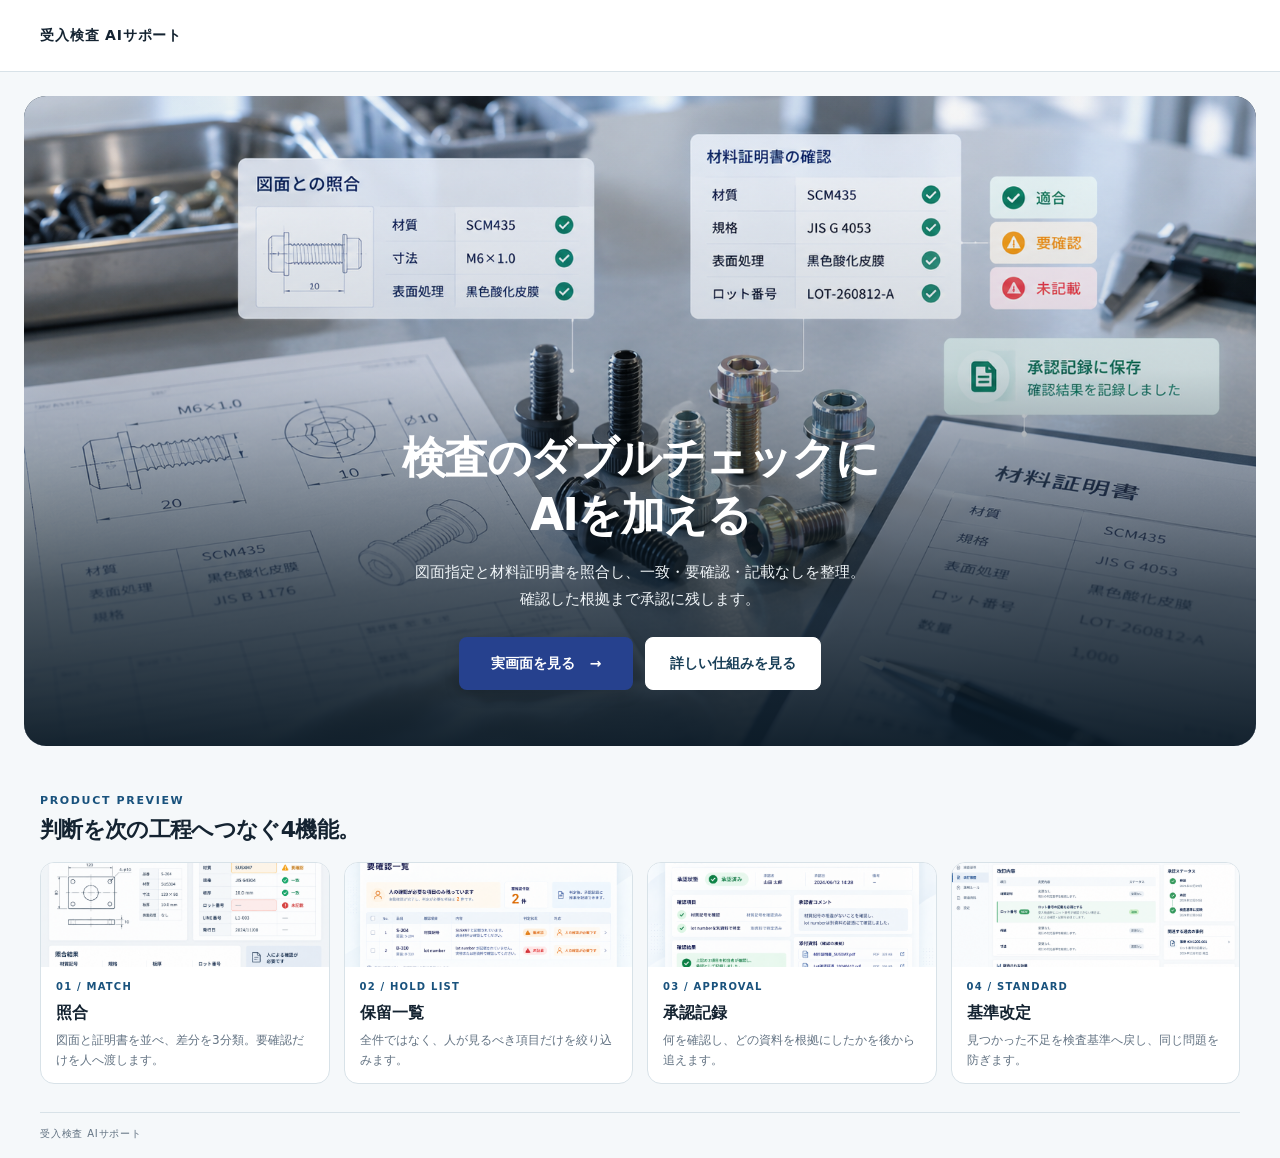
<file: index.html>
<!doctype html>
<html lang="ja">
<head>
  <meta charset="UTF-8">
  <meta name="viewport" content="width=device-width,initial-scale=1">
  <meta name="color-scheme" content="light">
  <title>受入検査 AIサポート</title>
  <meta name="description" content="図面と材料証明書を照合し、確認根拠を承認に残す受入検査デモ">
  <link rel="stylesheet" href="styles.css">
  <link rel="stylesheet" href="hero.css">
  <link rel="stylesheet" href="src/demo-intro/intro.css">
  <script>
    if (new URLSearchParams(location.search).get('embed') === 'intro') {
      document.documentElement.classList.add('ap-embed-intro');
      if (new URLSearchParams(location.search).get('view') === 'stage') {
        document.documentElement.classList.add('ap-embed-stage');
      }
    }
  </script>
</head>
<body class="landing">
<header class="topbar"><a class="brand" href="index.html"><b>受入検査 AIサポート</b></a></header>
<main>
  <section class="hero hero-centered section-wrap" aria-labelledby="hero-title">
    <div class="hero-copy">
      <h1 id="hero-title">検査のダブルチェックに<br><em>AIを加える</em></h1>
      <p class="hero-lead">図面指定と材料証明書を照合し、一致・要確認・記載なしを整理。<br>確認した根拠まで承認に残します。</p>
      <div class="hero-actions">
        <a class="btn btn-primary" href="screens.html?screen=match">実画面を見る <span aria-hidden="true">→</span></a>
        <a class="btn btn-secondary" href="story-mode.html">詳しい仕組みを見る</a>
      </div>
    </div>
    <figure class="hero-main-visual"><img src="images/hero.png" width="1672" height="941" fetchpriority="high" alt="届いた金属部品を図面と材料証明書で照合し、確認結果を承認記録に残す受入検査の現場"></figure>
  </section>
  <section class="preview section-wrap" id="product-screens">
    <div class="section-intro"><div><p class="eyebrow">PRODUCT PREVIEW</p><h2>判断を次の工程へつなぐ4機能。</h2></div></div>
    <div class="feature-grid">
      <a class="feature-card" href="screens.html?screen=match">
        <div class="feature-thumb thumb-match"><span class="mini-label">DRAWING</span><span class="mini-label cert">CERTIFICATE</span><b>要確認 2</b><i>↔</i></div>
        <div class="feature-copy"><p class="feature-num">01 / MATCH</p><h3>照合</h3><p>図面と証明書を並べ、差分を3分類。要確認だけを人へ渡します。</p></div>
      </a>
      <a class="feature-card" href="screens.html?screen=hold">
        <div class="feature-thumb thumb-hold"><div class="mini-row"><b>材質記号</b><span>要確認</span></div><div class="mini-row"><b>ロット番号</b><span>記載なし</span></div><strong>判断待ち 2件</strong></div>
        <div class="feature-copy"><p class="feature-num">02 / HOLD LIST</p><h3>保留一覧</h3><p>全件ではなく、人が見るべき項目だけを絞り込みます。</p></div>
      </a>
      <a class="feature-card" href="screens.html?screen=approval">
        <div class="feature-thumb thumb-approval"><span class="approval-check">✓</span><b>承認済み</b><small>確認者：山本</small><span class="approval-line"></span></div>
        <div class="feature-copy"><p class="feature-num">03 / APPROVAL</p><h3>承認記録</h3><p>何を確認し、どの資料を根拠にしたかを後から追えます。</p></div>
      </a>
      <a class="feature-card" href="screens.html?screen=standard">
        <div class="feature-thumb thumb-standard"><div class="version">v2.1</div><b>ロット番号を必須化</b><span>適用日 2024/09/01</span><i>✓ 承認済み</i></div>
        <div class="feature-copy"><p class="feature-num">04 / STANDARD</p><h3>基準改定</h3><p>見つかった不足を検査基準へ戻し、同じ問題を防ぎます。</p></div>
      </a>
    </div>
  </section>
</main>
<footer class="footer section-wrap"><span>受入検査 AIサポート</span></footer>
<script>
(() => {
  const params = new URLSearchParams(location.search);
  if (params.get('start') === 'screens') {
    const from = params.get('from');
    const next = new URL('screens.html', location.href);
    next.searchParams.set('screen', 'match');
    if (from) next.searchParams.set('from', from);
    location.replace(next);
  }
})();
</script>
<script src="preview.js"></script>
<script type="module">
  if (document.documentElement.classList.contains('ap-embed-intro')) {
    const stage = document.documentElement.classList.contains('ap-embed-stage');
    document.body.className = stage ? 'ap-embed-intro ap-embed-stage' : 'ap-embed-intro';
    document.body.replaceChildren();
    const host = document.createElement('div');
    host.id = 'ap-intro-root';
    document.body.append(host);
    const { mountIntro } = await import('./src/demo-intro/intro.js');
    mountIntro(host);
  }
</script>
</body>
</html>
</file>
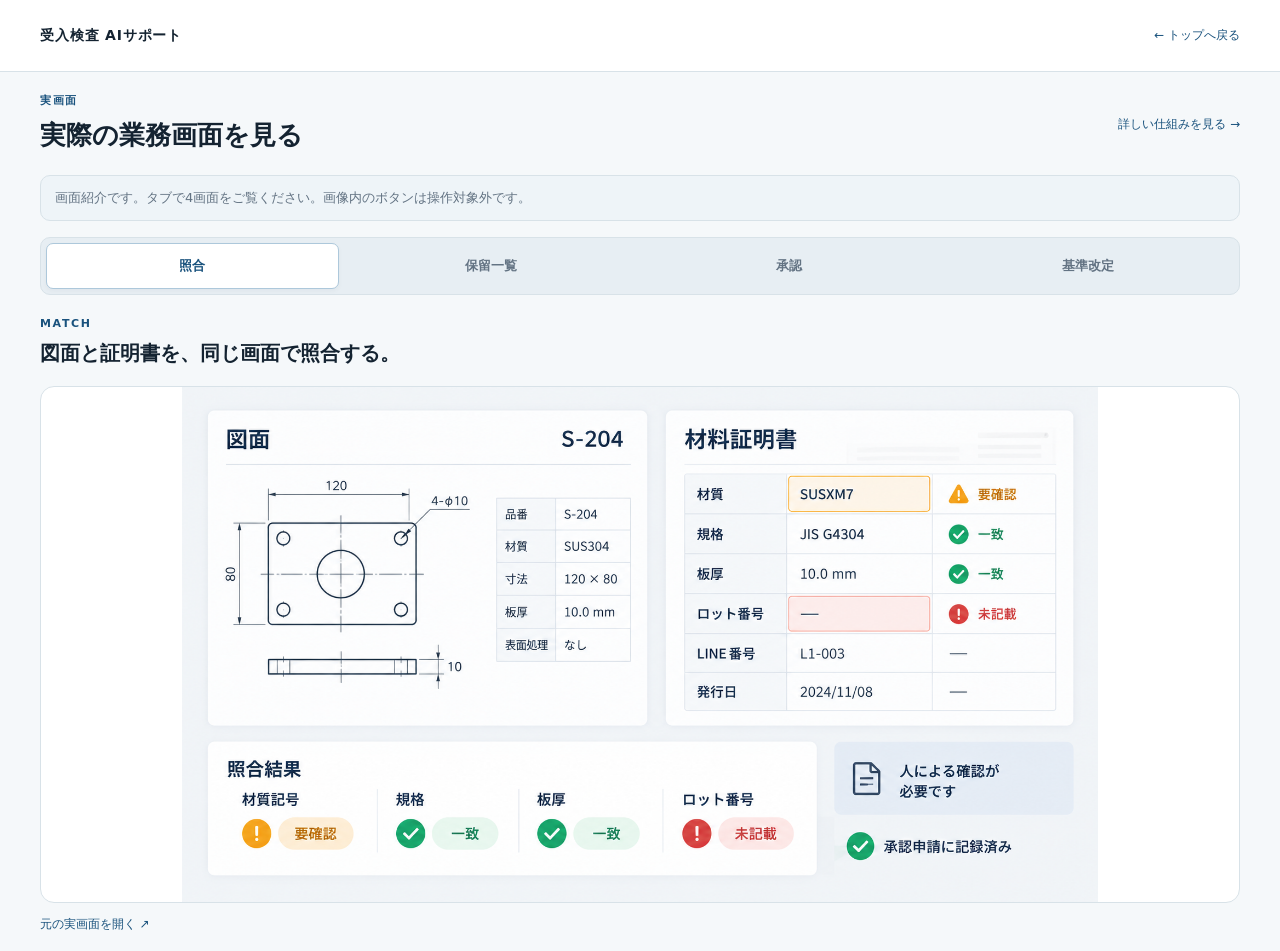
<file: screens.html>
<!doctype html>
<html lang="ja">
<head>
  <meta charset="UTF-8">
  <meta name="viewport" content="width=device-width,initial-scale=1">
  <meta name="color-scheme" content="light">
  <title>実画面を見る</title>
  <link rel="stylesheet" href="styles.css">
  <link rel="stylesheet" href="screens.css">
</head>
<body class="destination screen-viewer">
  <header class="topbar">
    <a class="brand" href="index.html"><b>受入検査 AIサポート</b></a>
    <div class="topbar-actions">
      <a class="return-link" id="selection-return" href="#" hidden>← 紹介へ</a>
      <a class="return-link" href="index.html">← トップへ戻る</a>
    </div>
  </header>
  <main class="section-wrap destination-main">
    <div class="destination-heading">
      <div>
        <p class="eyebrow">実画面</p>
        <h1>実際の業務画面を見る</h1>
      </div>
      <a class="return-link" href="story-mode.html">詳しい仕組みを見る →</a>
    </div>
    <p class="demo-banner" role="note">画面紹介です。タブで4画面をご覧ください。画像内のボタンは操作対象外です。</p>
    <div class="screen-tabs" role="tablist" aria-label="実画面">
      <button type="button" role="tab" id="tab-match" data-screen="match" aria-controls="screen-detail" aria-selected="true">照合</button>
      <button type="button" role="tab" id="tab-hold" data-screen="hold" aria-controls="screen-detail" aria-selected="false" tabindex="-1">保留一覧</button>
      <button type="button" role="tab" id="tab-approval" data-screen="approval" aria-controls="screen-detail" aria-selected="false" tabindex="-1">承認</button>
      <button type="button" role="tab" id="tab-standard" data-screen="standard" aria-controls="screen-detail" aria-selected="false" tabindex="-1">基準改定</button>
    </div>
    <section id="screen-detail" role="tabpanel" aria-labelledby="tab-match" tabindex="0">
      <div class="detail-head"><div><p class="eyebrow" id="detail-kicker">MATCH</p><h2 id="detail-title">図面と証明書を、同じ画面で照合する。</h2></div></div>
      <div class="detail-shell" id="detail-content"></div>
      <a class="return-link source-screen" id="source-screen" href="images/01.png" target="_blank" rel="noopener">元の実画面を開く ↗</a>
    </section>
  </main>
  <script type="module" src="app.js"></script>
</body>
</html>
</file>
<file: styles.css>
:root{--bg:#f5f8fa;--surface:#fff;--surface2:#edf3f7;--ink:#142331;--muted:#637383;--line:#d8e2e8;--blue:#19527d;--blue-soft:#e5f0f7;--green:#16856d;--green-soft:#e5f4ef;--amber:#b56a28;--amber-soft:#fff1e4;--gray:#7d8790;--gray-soft:#eef0f2;--r:14px}*{box-sizing:border-box}html{scroll-behavior:auto}body{margin:0;background:var(--bg);color:var(--ink);font-family:"Noto Sans JP","Yu Gothic",system-ui,sans-serif;line-height:1.65}button,a{font:inherit}button{cursor:pointer}.section-wrap{width:min(1200px,calc(100% - 64px));margin:auto}.topbar{height:72px;background:#fff;border-bottom:1px solid var(--line);display:flex;align-items:center;justify-content:space-between;padding:0 max(32px,calc((100% - 1200px)/2));position:sticky;top:0;z-index:5}.brand{display:flex;align-items:center;gap:11px;color:var(--ink);text-decoration:none}.brand-mark{width:34px;height:34px;display:grid;place-items:center;border:1px solid #a9c8df;border-radius:9px;background:#edf6fb;color:var(--blue);font-weight:700}.brand b,.brand small{display:block}.brand b{font-size:14px;letter-spacing:.06em}.brand small{font-size:10px;color:var(--muted);letter-spacing:.1em}.topbar-meta{display:flex;gap:18px;font-size:12px;color:var(--muted)}.demo-pill{padding:5px 9px;border:1px solid var(--line);border-radius:6px;font-size:10px;letter-spacing:.1em}.hero{display:grid;grid-template-columns:1fr 1.02fr;gap:80px;align-items:center;padding-top:86px;padding-bottom:78px}.eyebrow{margin:0 0 13px;color:var(--blue);font-size:11px;letter-spacing:.15em;font-weight:700}.hero h1{font-size:clamp(32px,4vw,52px);line-height:1.3;letter-spacing:-.045em;margin:0 0 22px}.hero h1 em{font-style:normal;color:var(--green)}.hero-lead{font-size:16px;color:var(--muted);margin:0 0 30px}.hero-actions{display:flex;gap:10px;flex-wrap:wrap}.btn{border:1px solid transparent;border-radius:8px;padding:12px 19px;display:inline-flex;align-items:center;justify-content:center;gap:15px;text-decoration:none;font-size:13px;font-weight:700;transition:.2s}.btn-primary{background:var(--blue);color:#fff}.btn-primary:hover{background:#113f60}.btn-secondary{background:#fff;color:var(--blue);border-color:#b8cfdf}.btn-secondary:hover{background:var(--blue-soft)}.hero-note{font-size:11px;color:var(--muted);margin:22px 0 0}.status-dot{display:inline-block;width:7px;height:7px;border-radius:50%;background:var(--amber);margin-right:6px}.compare-visual{background:#fff;border:1px solid var(--line);border-radius:var(--r);box-shadow:0 18px 50px #2c4c6217;overflow:hidden}.visual-head,.visual-foot{display:flex;align-items:center;justify-content:space-between;padding:14px 18px;font-size:11px;color:var(--muted);border-bottom:1px solid var(--line)}.visual-head strong{color:var(--amber)}.visual-body{display:grid;grid-template-columns:1fr 36px 1fr;gap:10px;align-items:center;padding:20px}.doc-card{border:1px solid var(--line);border-radius:10px;background:#fbfdfe;padding:13px;min-height:235px}.doc-top{display:flex;justify-content:space-between;font-size:9px;letter-spacing:.1em;color:var(--muted);border-bottom:1px solid var(--line);padding-bottom:9px}.doc-top b{font-size:10px;color:var(--ink);letter-spacing:0}.sketch{height:108px;background:#f1f5f7;position:relative;margin:14px 0;border-radius:5px;display:grid;place-items:center}.sketch-shape{width:100px;height:50px;border:2px solid #7892a3;border-radius:5px;transform:skew(-16deg)}.sketch-shape:after{content:"";display:block;width:25px;height:25px;border:2px solid #7892a3;border-radius:50%;margin:10px auto}.sketch i{font-size:8px;font-style:normal;color:var(--blue);position:absolute}.sketch i:first-of-type{right:18px;top:21px}.sketch i:last-of-type{left:18px;bottom:18px}.doc-card dl{margin:0;font-size:11px}.doc-card dl div{display:flex;justify-content:space-between;padding:5px 0}.doc-card dt{color:var(--muted)}.doc-card dd{margin:0;font-weight:700}.cert-lines{display:grid;gap:7px;padding:17px 6px 14px}.cert-lines span{height:5px;background:#dce6eb;border-radius:5px}.cert-lines .short{width:60%}.match-arrow{text-align:center;color:var(--blue)}.match-arrow span{display:block;font-size:9px;writing-mode:vertical-rl;margin:auto auto 7px}.match-arrow b{font-size:22px;font-weight:400}.warn{color:var(--amber)!important}.warn small{font-size:9px;background:var(--amber-soft);padding:2px 4px;border-radius:3px;margin-left:3px}.ok{color:var(--green)!important}.missing{color:var(--gray)!important}.visual-foot{border-top:1px solid var(--line);border-bottom:0;justify-content:flex-start;gap:13px;flex-wrap:wrap}.legend{font-size:10px}.warn-key{color:var(--amber)}.ok-key{color:var(--green)}.missing-key{color:var(--gray)}.record-chip{margin-left:auto;background:var(--green-soft);color:var(--green);padding:4px 8px;border-radius:5px;font-size:10px;font-weight:700}.preview{padding:28px 0 90px}.section-intro{display:flex;justify-content:space-between;align-items:end;gap:30px;margin-bottom:25px}.section-intro h2,.story-link h2{font-size:27px;line-height:1.4;letter-spacing:-.03em;margin:0}.section-intro>p{color:var(--muted);font-size:13px;margin:0 0 3px}.feature-grid{display:grid;grid-template-columns:repeat(4,1fr);gap:14px}.feature-card{background:var(--surface);border:1px solid var(--line);border-radius:var(--r);overflow:hidden;transition:.2s}.feature-card:hover,.feature-card.active{border-color:#9dbcd1;box-shadow:0 10px 28px #2c4c6214;transform:translateY(-2px)}.feature-thumb{height:145px;background:var(--surface2);position:relative;padding:16px}.feature-copy{padding:17px}.feature-num{color:var(--blue);font-size:10px;letter-spacing:.12em;font-weight:700;margin:0 0 5px}.feature-copy h3{font-size:18px;margin:0 0 6px}.feature-copy>p:not(.feature-num){font-size:12px;color:var(--muted);min-height:60px;margin:0}.feature-copy button{border:0;background:transparent;color:var(--blue);padding:13px 0 0;font-size:12px;font-weight:700}.thumb-match{background:#eef4f7}.mini-label{position:absolute;top:19px;left:17px;background:#fff;border:1px solid #bfd0da;padding:4px 7px;font-size:8px;color:var(--muted);letter-spacing:.1em}.mini-label.cert{left:auto;right:17px}.thumb-match:after{content:"↔";position:absolute;left:calc(50% - 7px);top:55px;color:var(--blue);font-size:20px}.thumb-match b{position:absolute;bottom:19px;left:17px;color:var(--amber);font-size:11px}.thumb-hold{background:#fff}.mini-row{display:flex;justify-content:space-between;border-bottom:1px solid var(--line);padding:9px 3px;font-size:10px}.mini-row span{color:var(--amber);background:var(--amber-soft);padding:2px 5px;border-radius:3px}.thumb-hold strong{position:absolute;bottom:17px;left:19px;color:var(--blue);font-size:11px}.thumb-approval{background:#edf7f3}.approval-check{display:grid;place-items:center;width:30px;height:30px;border-radius:50%;background:#d6eee6;color:var(--green);font-weight:700}.thumb-approval b{position:absolute;top:23px;left:58px;font-size:12px;color:var(--green)}.thumb-approval small{position:absolute;top:48px;left:58px;font-size:9px;color:var(--muted)}.approval-line{display:block;height:1px;background:#bfded4;margin-top:19px}.thumb-standard{background:#f2f5f7}.version{font-size:9px;color:var(--blue);margin-bottom:12px}.thumb-standard b{display:block;font-size:12px}.thumb-standard span{display:block;color:var(--muted);font-size:9px;margin-top:8px}.thumb-standard i{position:absolute;right:15px;bottom:15px;color:var(--green);font-size:9px;font-style:normal}.screen-detail{display:none;padding:75px 0 90px;border-top:1px solid var(--line)}.screen-detail.on{display:block}.detail-head{display:flex;justify-content:space-between;align-items:end;margin-bottom:25px}.detail-head h2{margin:0;font-size:28px}.detail-close{border:1px solid var(--line);background:#fff;border-radius:6px;color:var(--muted);padding:8px 12px;font-size:11px}.detail-shell{background:#fff;border:1px solid var(--line);border-radius:var(--r);padding:26px}.detail-table{width:100%;border-collapse:collapse;font-size:13px}.detail-table th,.detail-table td{text-align:left;border-bottom:1px solid var(--line);padding:14px}.detail-table th{font-size:11px;color:var(--muted);font-weight:500}.detail-table td:last-child{text-align:right}.detail-badge{font-size:10px;padding:4px 7px;border-radius:4px;font-weight:700}.detail-badge.warn{background:var(--amber-soft)}.detail-badge.ok{background:var(--green-soft)}.detail-badge.missing{background:var(--gray-soft)}.detail-cards{display:grid;grid-template-columns:1fr 1fr;gap:18px}.detail-card{border:1px solid var(--line);border-radius:10px;padding:20px}.detail-card h3{margin:0 0 15px;font-size:15px}.detail-card p{color:var(--muted);font-size:12px;margin:5px 0}.story-link{border-top:1px solid var(--line);padding-top:58px;padding-bottom:70px;display:flex;justify-content:space-between;align-items:center;gap:30px}.story-link p{color:var(--muted);font-size:13px;margin:8px 0 0}.footer{display:flex;justify-content:space-between;border-top:1px solid var(--line);padding-top:18px;padding-bottom:28px;color:var(--muted);font-size:10px;letter-spacing:.08em}
@media(max-width:900px){.section-wrap{width:min(100% - 32px,620px)}.topbar{padding:0 16px}.topbar-meta>span:first-child{display:none}.hero{grid-template-columns:1fr;gap:34px;padding-top:52px;padding-bottom:48px}.hero h1{font-size:36px}.feature-grid{grid-template-columns:repeat(2,1fr)}.section-intro{align-items:start;flex-direction:column;gap:9px}.screen-detail{padding-top:50px}.story-link{align-items:start;flex-direction:column}}
@media(max-width:520px){.section-wrap{width:calc(100% - 24px)}.topbar{height:62px}.brand small{font-size:8px}.hero{padding-top:38px}.hero h1{font-size:31px}.hero-lead{font-size:14px}.hero-actions .btn{flex:1;padding-inline:10px}.visual-body{grid-template-columns:1fr;gap:5px;padding:14px}.doc-card{min-height:180px}.match-arrow{display:flex;align-items:center;justify-content:center;gap:8px;height:18px}.match-arrow span{writing-mode:horizontal-tb;margin:0}.match-arrow b{font-size:18px}.feature-grid{gap:10px}.feature-thumb{height:112px;padding:11px}.feature-copy{padding:13px}.feature-copy h3{font-size:16px}.feature-copy>p:not(.feature-num){font-size:11px;min-height:79px}.section-intro h2,.detail-head h2,.story-link h2{font-size:23px}.detail-head{align-items:start;flex-direction:column;gap:15px}.detail-shell{padding:14px;overflow:auto}.detail-table{min-width:550px}.detail-cards{grid-template-columns:1fr}.footer{display:block}.footer span{display:block;margin-bottom:5px}}
.product-bar{display:flex;justify-content:space-between;align-items:center;padding-bottom:18px;border-bottom:1px solid var(--line);font-size:12px;color:var(--muted)}.match-workspace{display:grid;grid-template-columns:1fr 1fr;gap:18px;padding:22px 0}.evidence-panel{border:1px solid var(--line);border-radius:10px;background:#fbfdfe;padding:18px}.panel-title{display:flex;justify-content:space-between;color:var(--muted);font-size:11px;border-bottom:1px solid var(--line);padding-bottom:12px}.panel-title b{color:var(--ink);font-size:14px}.evidence-drawing{height:165px;background:#f0f5f7;margin:16px 0;position:relative;display:grid;place-items:center}.drawing-part{width:190px;height:90px;border:3px solid #7892a3;border-radius:8px;transform:skew(-16deg)}.drawing-part:after{content:"";display:block;width:44px;height:44px;border:3px solid #7892a3;border-radius:50%;margin:20px auto}.measure{position:absolute;font-size:10px;color:var(--blue)}.m1{left:22px;bottom:24px}.m2{right:32px;top:35px}.certificate-preview{height:165px;margin:16px 0;background:#f8fafb;padding:30px 22px;display:grid;align-content:start;gap:12px}.certificate-preview span{height:7px;background:#d6e2e8;border-radius:8px}.certificate-preview .short{width:55%}.evidence-list{font-size:12px}.evidence-list p{display:flex;justify-content:space-between;border-bottom:1px solid var(--line);padding:7px 0;margin:0}.evidence-list p span{color:var(--muted)}.evidence-list p b{font-weight:700}.evidence-list small{background:var(--amber-soft);font-size:9px;padding:2px 4px}.decision-strip{display:flex;align-items:center;gap:10px;border-top:1px solid var(--line);padding-top:18px;font-size:12px}.decision-strip>b{margin-right:auto}.decision-strip .btn{padding:8px 12px;font-size:11px}.hold-layout{display:grid;grid-template-columns:190px 1fr;gap:20px;padding:22px 0}.hold-nav{border:1px solid var(--line);border-radius:9px;padding:10px;display:grid;align-content:start;gap:5px;font-size:12px}.hold-nav>b{padding:8px;color:var(--muted);font-size:11px}.hold-nav span{padding:10px;border-radius:6px;display:flex;justify-content:space-between}.hold-nav .selected{background:var(--blue-soft);color:var(--blue);font-weight:700}.hold-nav strong{font-weight:700}.hold-table{border:1px solid var(--line);border-radius:9px;overflow:hidden}.hold-row{display:grid;grid-template-columns:1.3fr 1.5fr .8fr .5fr;gap:10px;align-items:center;padding:15px 16px;border-bottom:1px solid var(--line);font-size:12px}.hold-row:last-child{border-bottom:0}.hold-row small{display:block;color:var(--muted);font-size:10px}.hold-head{background:#f8fafb;color:var(--muted);font-size:10px}.queue-note{display:flex;align-items:center;justify-content:space-between;padding-top:16px;color:var(--muted);font-size:11px}.queue-note .btn{padding:8px 12px;font-size:11px}.approval-layout{display:grid;grid-template-columns:.8fr 1.2fr .8fr;gap:18px;padding-top:22px}.approval-summary,.approval-timeline,.approval-evidence{border:1px solid var(--line);border-radius:10px;padding:20px}.summary-avatar{width:42px;height:42px;display:grid;place-items:center;border-radius:50%;background:var(--blue-soft);color:var(--blue);font-weight:700}.approval-summary h3{font-size:15px;margin:12px 0 0}.approval-summary p{color:var(--muted);font-size:11px;margin:3px 0 18px}.approval-stamp{background:var(--green-soft);color:var(--green);font-size:11px;padding:7px 9px;border-radius:5px;margin-bottom:18px;display:inline-block}.approval-summary .btn{padding:9px 12px;font-size:11px}.approval-timeline h3,.approval-evidence h3{margin:0 0 14px;font-size:14px}.timeline-item{display:flex;gap:10px;padding:13px 0;border-bottom:1px solid var(--line)}.timeline-item:last-child{border:0}.timeline-item i{font-style:normal;background:var(--green-soft);color:var(--green);border-radius:50%;width:21px;height:21px;display:grid;place-items:center;font-size:11px}.timeline-item b,.timeline-item small{display:block}.timeline-item b{font-size:12px}.timeline-item small{color:var(--muted);font-size:10px}.approval-evidence span{display:block;color:var(--blue);font-size:11px;padding:10px 0;border-bottom:1px solid var(--line)}.standard-layout{display:grid;grid-template-columns:1fr 55px 1fr;align-items:center;gap:14px;padding:28px 0}.version-card{border:1px solid var(--line);border-radius:10px;padding:20px;background:#fbfdfe}.version-card.updated{border-color:#9bc8ba;background:#f2faf7}.version-card h3{font-size:15px;margin:0 0 15px}.version-card p:not(.eyebrow){font-size:12px;border-bottom:1px solid var(--line);padding:8px 0;margin:0}.muted-line{color:var(--muted)}.added-line{color:var(--green);font-weight:700}.added-line small{font-size:9px;background:var(--green-soft);padding:2px 5px;margin-left:5px}.version-arrow{text-align:center;color:var(--blue);font-size:24px}.standard-footer{display:flex;align-items:center;gap:25px;border-top:1px solid var(--line);padding-top:18px;font-size:11px}.standard-footer div{display:grid;gap:3px}.standard-footer div:first-child{flex:1}.standard-footer span{color:var(--muted)}.standard-footer .btn{padding:8px 12px;font-size:11px}
@media(max-width:700px){.match-workspace,.approval-layout{grid-template-columns:1fr}.hold-layout{grid-template-columns:1fr}.hold-nav{grid-template-columns:repeat(3,1fr);align-items:center}.hold-nav>b{grid-column:1/-1}.hold-row{grid-template-columns:1fr 1fr;gap:8px}.hold-head{display:none}.queue-note{align-items:start;flex-direction:column;gap:10px}.standard-layout{grid-template-columns:1fr}.version-arrow{transform:rotate(90deg)}.standard-footer{align-items:start;flex-direction:column;gap:12px}.standard-footer .btn{width:100%}.decision-strip{flex-wrap:wrap}.decision-strip>b{width:100%}.decision-strip .btn{margin-left:auto}}
.flow-console{display:none;background:#fff;border:1px solid var(--line);border-radius:var(--r);padding:22px;margin-bottom:72px;box-shadow:0 12px 35px #2c4c620d}.flow-console.on{display:block}.flow-top{display:flex;justify-content:space-between;align-items:center;border-bottom:1px solid var(--line);padding-bottom:15px;gap:15px}.flow-top b{font-size:14px}.flow-status{font-size:11px;color:var(--muted)}.flow-rail{display:grid;grid-template-columns:repeat(4,1fr);gap:8px;padding:18px 0}.flow-nav{background:#f6f8f9;border:1px solid var(--line);border-radius:7px;padding:10px;text-align:left;color:var(--muted);font-size:11px;cursor:pointer}.flow-nav strong{display:block;color:var(--ink);font-size:12px;margin-top:3px}.flow-nav.active{background:var(--blue-soft);border-color:#a5c8dd;color:var(--blue)}.flow-nav.done{background:var(--green-soft);border-color:#b8dfd2}.flow-nav.done strong{color:var(--green)}.flow-stage{background:#f8fafb;border:1px solid var(--line);border-radius:10px;padding:22px;min-height:188px;position:relative}.stage-copy{max-width:520px}.stage-copy p{margin:6px 0;color:var(--muted);font-size:12px}.stage-copy h3{font-size:21px;margin:0}.stage-eyebrow{font-size:10px;letter-spacing:.14em;color:var(--blue);font-weight:700}.stage-visual{position:absolute;right:22px;top:22px;width:42%;height:142px;border:1px solid var(--line);border-radius:8px;background:#fff;padding:14px;opacity:.45;transition:opacity .4s,transform .4s}.flow-stage.revealed .stage-visual{opacity:1;transform:translateY(-2px)}.stage-visual .line{display:block;height:7px;background:#dfe8ed;border-radius:5px;margin:10px 0}.stage-visual .line.short{width:58%}.stage-visual .state-pill{display:inline-block;margin-top:10px;padding:4px 7px;border-radius:4px;font-size:10px;background:var(--amber-soft);color:var(--amber)}.flow-actions{display:flex;align-items:center;justify-content:space-between;gap:15px;padding-top:18px}.flow-actions small{color:var(--muted);font-size:11px}.flow-actions .btn{padding:9px 14px;font-size:11px}.flow-actions .btn[hidden]{display:none}.flow-progress{height:3px;background:#e6edf1;border-radius:5px;overflow:hidden;margin-top:18px}.flow-progress i{display:block;width:0;height:100%;background:var(--green);transition:width .5s ease}.flow-skip{border:0;background:transparent;color:var(--muted);font-size:11px;cursor:pointer}.flow-skip:hover{color:var(--blue)}
.feature-thumb.has-image{padding:0;background:#eef4f7;display:grid;place-items:center}.feature-thumb.has-image img{display:block;width:100%;height:100%;object-fit:cover;object-position:center;border:0}.feature-thumb.has-image:after{display:none}
.screen-gallery{padding:35px 0 78px;border-top:1px solid var(--line)}.gallery-grid{display:grid;grid-template-columns:repeat(2,1fr);gap:16px}.gallery-grid figure{margin:0;background:#fff;border:1px solid var(--line);border-radius:var(--r);overflow:hidden}.gallery-grid figure img{display:block;width:100%;height:auto;aspect-ratio:1672/941;object-fit:cover;background:#f2f6f8}.gallery-grid figcaption{display:flex;justify-content:space-between;align-items:center;padding:12px 15px}.gallery-grid figcaption b{color:var(--blue);font-size:10px;letter-spacing:.12em}.gallery-grid figcaption span{font-size:13px;font-weight:700}
@media(max-width:700px){.gallery-grid{grid-template-columns:1fr}.gallery-grid figure img{aspect-ratio:1672/941}}
@media(max-width:700px){.flow-console{padding:14px;margin-bottom:48px}.flow-top{align-items:start;flex-direction:column}.flow-rail{grid-template-columns:repeat(2,1fr)}.flow-stage{min-height:300px;padding:17px}.stage-visual{position:relative;right:auto;top:auto;width:100%;height:105px;margin-top:20px}.flow-actions{align-items:start;flex-direction:column}.flow-actions .btn{width:100%}}
/* Phase 1: compact landing and separate CTA destinations. */
.landing .hero{gap:56px;padding-top:38px;padding-bottom:32px}
.landing .hero h1{font-size:clamp(32px,3.2vw,46px)}
.landing .hero-lead{margin-bottom:22px}
.landing .hero-note{margin-top:16px}
.landing .preview{padding:10px 0 28px}
.landing .section-intro{margin-bottom:16px}
.landing .section-intro .eyebrow{margin-bottom:5px}
.landing .section-intro h2{font-size:22px}
.landing .feature-thumb{height:104px;overflow:hidden}.landing .feature-thumb.has-image img{height:104px;min-height:0;object-fit:cover}
.landing .feature-copy{padding:12px 15px}
.landing .feature-copy h3{font-size:16px;margin-bottom:4px}
.landing .feature-copy>p:not(.feature-num){min-height:40px}
.feature-copy a{display:inline-flex;gap:12px;padding-top:8px;color:var(--blue);font-size:12px;font-weight:700;text-decoration:none}
.landing .footer{padding-top:13px;padding-bottom:16px}
.footer a,.return-link{color:var(--blue);font-size:12px;text-decoration:none}
a:focus-visible{outline:3px solid var(--blue);outline-offset:4px}
.destination-main{padding-top:28px;padding-bottom:28px}
.destination-heading{display:flex;justify-content:space-between;align-items:center;margin-bottom:24px}
.destination-heading h1{font-size:26px;margin:0}
.destination-heading .eyebrow{margin-bottom:4px}
.destination .detail-head{margin-bottom:16px}
.destination .detail-head h2{font-size:22px}
.supporting-link{display:inline-block;margin-top:20px}
.destination button:disabled{opacity:.55;cursor:default}
@media(max-width:900px){.landing .hero{gap:28px;padding-top:30px;padding-bottom:28px}}
@media(max-width:520px){.landing .hero h1{font-size:31px}.landing .feature-copy{padding:12px}.landing .feature-copy>p:not(.feature-num){min-height:60px}.destination-heading{align-items:flex-start;gap:16px}.destination-heading h1{font-size:23px}}



a.feature-card{color:inherit;text-decoration:none;display:block}
</file>
<file: hero.css>
/* Photo Hero with readable text overlay. */
.landing .hero.hero-centered{position:relative;isolation:isolate;display:flex;align-items:flex-end;justify-content:center;width:min(1280px,calc(100% - 48px));min-height:650px;margin:24px auto 36px;padding:42px 28px 56px;border:0;border-radius:22px;overflow:hidden;background:#162936}
.hero-main-visual{position:absolute;inset:0;margin:0;z-index:-2}
.hero-main-visual img{display:block;width:100%;height:100%;object-fit:cover;object-position:center 62%}
.hero-centered:after{content:"";position:absolute;inset:0;z-index:-1;background:linear-gradient(180deg,rgba(9,24,36,.04) 12%,rgba(9,24,36,.14) 42%,rgba(9,24,36,.72) 76%,rgba(9,24,36,.95) 100%)}
.hero-centered .hero-copy{position:relative;z-index:1;text-align:center;width:100%;max-width:820px}
.landing .hero-centered h1{font-size:44px;line-height:1.3;letter-spacing:-.035em;margin:0 0 16px;color:#fff}
.landing .hero-centered h1 em{color:#fff}
.landing .hero-centered .hero-lead{font-size:15px;line-height:1.8;margin:0 0 24px;color:#f0f5f8}
.hero-centered .hero-actions{justify-content:center;gap:12px}
.hero-centered .hero-actions .btn{min-width:174px;padding:14px 24px;font-size:14px}
.hero-centered .btn-primary{background:#26418E;color:#fff;box-shadow:0 4px 16px #0002}
.hero-centered .btn-primary:hover{background:#3A5BB4}
.hero-centered .btn-secondary{background:#fff;color:#193f58;border-color:#fff}
@media(max-width:1100px){.landing .hero.hero-centered{min-height:610px;padding-bottom:48px}.landing .hero-centered h1{font-size:40px}}
@media(max-width:600px){.landing .hero.hero-centered{width:calc(100% - 24px);min-height:570px;padding:30px 16px 32px;margin:12px auto 28px;border-radius:18px}.hero-centered .hero-copy{max-width:100%;min-width:0}.landing .hero-centered h1{max-width:100%;font-size:26px;line-height:1.4;letter-spacing:-.055em;overflow-wrap:anywhere;word-break:break-word}.landing .hero-centered .hero-lead{max-width:100%;font-size:13px;line-height:1.8;margin-bottom:20px;overflow-wrap:anywhere}.hero-centered .hero-actions{width:100%;gap:10px;flex-direction:column;align-items:stretch}.hero-centered .hero-actions .btn{flex:none;width:100%;padding:13px 18px;min-width:0}.hero-main-visual img{object-position:50% 70%}.hero-centered:after{background:linear-gradient(180deg,#09182412 10%,#09182438 48%,#091824d9 80%,#091824f5 100%)}}
.hero-title-ending{display:inline-block}
</file>
<file: src/demo-intro/intro.css>
.ap-intro {
  --intro-accent: #7eb8d8;
  --ink: #142331;
  --muted: #637383;
  --line: #d8e2e8;
  --ok: #16856d;
  --warn: #b56a28;
  --miss: #b42318;
  border-radius: 16px;
  background: #111e2e;
  color: #f0f5fc;
  overflow: hidden;
  font-family: "Noto Sans JP", "Hiragino Sans", sans-serif;
}
.ap-intro * { box-sizing: border-box; }
.ap-intro-top {
  padding: 15px 20px;
  display: flex;
  justify-content: space-between;
  gap: 8px;
  border-bottom: 1px solid #ffffff13;
  font-size: 11px;
  color: #b7c9dc;
}
.ap-intro-top span:first-child { color: #fff; font-weight: 600; }
.ap-viewport {
  height: 424px;
  position: relative;
  overflow: hidden;
  background: radial-gradient(ellipse at 50% 40%, #263b53, #101c2b 80%);
}
.ap-stage {
  width: 2200px;
  height: 350px;
  position: absolute;
  transform-origin: 0 0;
  will-change: transform;
}
.ap-device {
  position: absolute;
  top: 8px;
  height: 334px;
  width: 520px;
  background: #f5f8fa;
  color: var(--ink);
  overflow: hidden;
  border: 2px solid #50647c;
  border-radius: 12px;
  box-shadow: 0 16px 28px #0005;
  transition: opacity .85s ease, filter .85s ease, box-shadow .85s ease, border-color .85s ease;
}
.ap-device.ap-active {
  border-color: var(--intro-accent);
  box-shadow: 0 0 0 2px #7eb8d824, 0 0 28px #7eb8d820;
  opacity: 1;
  filter: none;
}
.ap-device.ap-idle {
  opacity: 0;
  filter: saturate(.3);
  box-shadow: none;
  pointer-events: none;
}
.ap-match { left: 24px; }
.ap-hold { left: 568px; }
.ap-approval { left: 1112px; }
.ap-standard { left: 1656px; }
.ap-device-bar {
  height: 28px;
  background: #19527d;
  color: #f4fbf8;
  display: flex;
  align-items: center;
  justify-content: space-between;
  padding: 0 12px;
  font-size: 11px;
  font-weight: 700;
}
.ap-device-bar span { font-size: 9px; color: #c5dcea; font-weight: 400; }
.ap-body {
  background: #f5f8fa;
  height: 306px;
  overflow: hidden;
  position: relative;
}
.ap-scale {
  transform: scale(0.48);
  transform-origin: top left;
  width: 1080px;
  height: 640px;
  padding: 16px;
  pointer-events: none;
}
.ap-card {
  background: #fff;
  border: 1px solid var(--line);
  border-radius: 14px;
  padding: 18px;
  min-height: 560px;
}
.ap-kicker {
  margin: 0 0 4px;
  font-size: 11px;
  letter-spacing: .06em;
  color: var(--muted);
}
.ap-scale h3 {
  margin: 0 0 12px;
  font-size: 22px;
  line-height: 1.4;
  word-break: keep-all;
}
.ap-pair {
  display: grid !important;
  grid-template-columns: 1fr 1fr;
  gap: 16px;
}
.ap-pair section {
  border: 1px solid var(--line);
  border-radius: 12px;
  padding: 14px;
  background: #fbfdfe;
}
.ap-drawing {
  height: 140px;
  margin: 8px 0 14px;
  background: #f0f5f7;
  border-radius: 8px;
  display: grid;
  place-items: center;
}
.ap-drawing span {
  width: 160px;
  height: 78px;
  border: 3px solid #7892a3;
  border-radius: 8px;
}
.ap-pair dl { margin: 0; display: grid; gap: 6px; }
.ap-pair dt { color: var(--muted); font-size: 12px; }
.ap-pair dd { margin: 0; font-weight: 700; }
.ap-pair dl div { display: flex; justify-content: space-between; gap: 8px; }
.ap-rows { list-style: none; margin: 0; padding: 0; display: grid; gap: 8px; }
.ap-rows li, .ap-result li {
  display: grid;
  grid-template-columns: 7em 1fr auto;
  gap: 8px;
  align-items: center;
  padding: 8px 10px;
  border-radius: 8px;
  background: #f5f8fa;
  font-size: 14px;
}
.ap-rows em, .ap-result li, table em {
  font-style: normal;
  font-size: 12px;
  font-weight: 700;
}
.is-ok { color: var(--ok); }
.is-warn { color: var(--warn); background: #fff1e4; }
.is-miss { color: var(--miss); background: #fdecea; }
.ap-result { margin-top: 16px; }
.ap-result p {
  margin: 0 0 8px;
  font-weight: 700;
  word-break: keep-all;
}
.ap-result ul { list-style: none; margin: 0; padding: 0; display: grid; grid-template-columns: 1fr 1fr; gap: 8px; }
.ap-result li { grid-template-columns: 1fr; }
.ap-hold-head {
  display: flex;
  justify-content: space-between;
  gap: 16px;
  align-items: flex-start;
  margin-bottom: 16px;
}
.ap-hold-head strong {
  font-size: 18px;
  white-space: nowrap;
}
.ap-hold-head b { font-size: 28px; }
.ap-scale table {
  width: 100%;
  border-collapse: collapse;
  font-size: 15px;
}
.ap-scale th, .ap-scale td {
  text-align: left;
  padding: 12px 10px;
  border-bottom: 1px solid var(--line);
}
.ap-scale th { color: var(--muted); font-size: 12px; font-weight: 600; }
.ap-meta {
  display: grid;
  grid-template-columns: 1fr 1fr;
  gap: 12px;
  margin: 0 0 16px;
}
.ap-meta div { background: #f5f8fa; border-radius: 8px; padding: 10px 12px; }
.ap-meta dt { color: var(--muted); font-size: 12px; }
.ap-meta dd { margin: 4px 0 0; font-weight: 700; }
.ap-checks { list-style: none; margin: 0 0 16px; padding: 0; display: grid; gap: 8px; }
.ap-checks li {
  padding: 10px 12px;
  border-radius: 8px;
  background: #e5f4ef;
  color: var(--ok);
  font-weight: 600;
}
.ap-files { margin: 0; color: var(--muted); font-size: 13px; }
.ap-versions {
  display: grid !important;
  grid-template-columns: 1fr auto 1fr;
  gap: 16px;
  align-items: center;
}
.ap-versions section {
  border: 1px solid var(--line);
  border-radius: 12px;
  padding: 20px;
  min-height: 200px;
}
.ap-versions .is-next { border-color: #adc8db; background: #e5f0f7; }
.ap-versions p { margin: 0 0 6px; color: var(--muted); font-size: 12px; }
.ap-versions b { display: block; font-size: 28px; margin-bottom: 8px; }
.ap-versions span, .ap-versions small { display: block; }
.ap-arrow { font-size: 28px; color: #19527d; }

.ap-hud {
  position: absolute;
  bottom: 0;
  left: 0;
  right: 0;
  min-height: 88px;
  padding: 18px 20px;
  background: linear-gradient(transparent, #101c2b 30%);
}
.ap-hud p {
  margin: 12px auto 0;
  max-width: 580px;
  text-align: center;
  font-size: 13px;
  line-height: 1.8;
}
.ap-dots { display: flex; gap: 5px; justify-content: center; }
.ap-dots span { width: 18px; height: 3px; background: #ffffff30; border-radius: 2px; }
.ap-dots .ap-current { background: var(--intro-accent); }
.ap-controls {
  display: flex;
  justify-content: space-between;
  align-items: center;
  gap: 8px;
  min-height: 52px;
  padding: 8px 18px;
  border-top: 1px solid #ffffff14;
}
.ap-controls p { font-size: 10px; color: #b7c9dc; margin: 0; }
.ap-controls > div { display: flex; gap: 8px; }
.ap-controls button {
  border: 1px solid #63788f;
  color: #e9f2fc;
  background: transparent;
  border-radius: 6px;
  font-size: 11px;
  min-height: 34px;
  padding: 6px 10px;
  cursor: pointer;
}
.ap-controls button:focus-visible { outline: 3px solid #7eb8d8; outline-offset: 4px; }

html.ap-embed-intro,
html.ap-embed-intro body,
body.ap-embed-intro {
  margin: 0;
  background: #111e2e;
  min-height: 100dvh;
  overflow: hidden;
}
html.ap-embed-intro body.landing > :not(#ap-intro-root) { display: none !important; }
body.ap-embed-intro .ap-intro,
html.ap-embed-intro .ap-intro {
  border-radius: 0;
  min-height: 100dvh;
  display: flex;
  flex-direction: column;
}
html.ap-embed-intro .ap-viewport {
  flex: 1;
  min-height: 360px;
}

/* 操作画面だけ（?embed=intro&view=stage） */
html.ap-embed-stage-root,
html.ap-embed-stage-root body,
html.ap-embed-stage,
html.ap-embed-stage body,
body.ap-embed-stage,
.ap-intro-stage {
  margin: 0;
  min-height: 0 !important;
  background: #fff !important;
  overflow: visible;
}
.ap-intro-stage {
  border-radius: 0;
  box-shadow: none;
  color: #1c2740;
  display: block;
}
.ap-intro-stage .ap-viewport {
  height: 360px;
  min-height: 360px;
  flex: none;
  background: #fff;
}
.ap-motion {
  margin: 12px auto 0;
  max-width: 580px;
  padding: 0 12px;
  text-align: center;
  font-size: 13px;
  font-weight: 700;
  line-height: 1.7;
  color: #26418e;
}

@media (prefers-reduced-motion: reduce) {
  .ap-intro *, .ap-intro *::before, .ap-intro *::after {
    transition: none !important;
    animation: none !important;
  }
}
@media (max-width: 600px) {
  .ap-intro-top { padding: 13px 12px; font-size: 9px; }
  .ap-hud { padding: 14px 12px; }
  .ap-hud p { font-size: 12px; }
  .ap-controls { padding: 8px 12px; }
}
</file>
<file: screens.css>
.topbar-actions{display:flex;align-items:center;gap:16px}
.demo-banner{margin:0 0 16px;padding:12px 14px;background:#eef4f8;border:1px solid var(--line);border-radius:10px;color:var(--muted);font-size:13px;line-height:1.55}
.screen-tabs{display:grid;grid-template-columns:repeat(4,1fr);gap:6px;padding:5px;background:#e7eef3;border:1px solid var(--line);border-radius:10px;margin-bottom:20px}
.screen-tabs button{border:1px solid transparent;border-radius:7px;padding:11px;background:transparent;color:var(--muted);font-size:13px;font-weight:700}
.screen-tabs button[aria-selected="true"]{background:#fff;color:var(--blue);border-color:#adc8db;box-shadow:0 2px 5px #1423310a}
.screen-tabs button:focus-visible{outline:3px solid var(--blue);outline-offset:2px}
.screen-viewer .destination-main{padding-top:20px;padding-bottom:16px}
.screen-viewer .destination-heading{margin-bottom:18px}
.screen-viewer .detail-head h2{font-size:20px}
.screen-viewer .detail-head .eyebrow{margin-bottom:4px}
.screen-viewer .detail-shell{min-height:480px;padding:20px}
.screen-viewer .match-workspace{padding:16px 0;gap:16px}
.screen-viewer .evidence-panel{padding:14px}
.screen-viewer .evidence-drawing,.screen-viewer .certificate-preview{height:125px;margin:12px 0}
.screen-viewer .source-screen{display:inline-block;margin-top:12px}
@media(min-width:1000px){.screen-viewer #screen-detail{height:calc(100dvh - 280px);min-height:0;display:flex;flex-direction:column}.screen-viewer .detail-shell{flex:1;min-height:0;overflow:auto}.screen-viewer .source-screen{flex:none}}
@media(max-width:700px){.screen-tabs{gap:2px}.screen-tabs button{padding:10px 3px;font-size:12px}.screen-viewer .detail-shell{min-height:0}.screen-viewer .detail-head h2{font-size:18px}}

.screen-viewer .detail-shell{padding:0;display:flex;align-items:center;justify-content:center;overflow:hidden;background:#fff}.actual-screen{display:block;width:100%;height:100%;object-fit:contain;min-height:0}@media(max-width:999px){.actual-screen{height:auto}.screen-viewer .detail-shell{min-height:0}}
</file>
